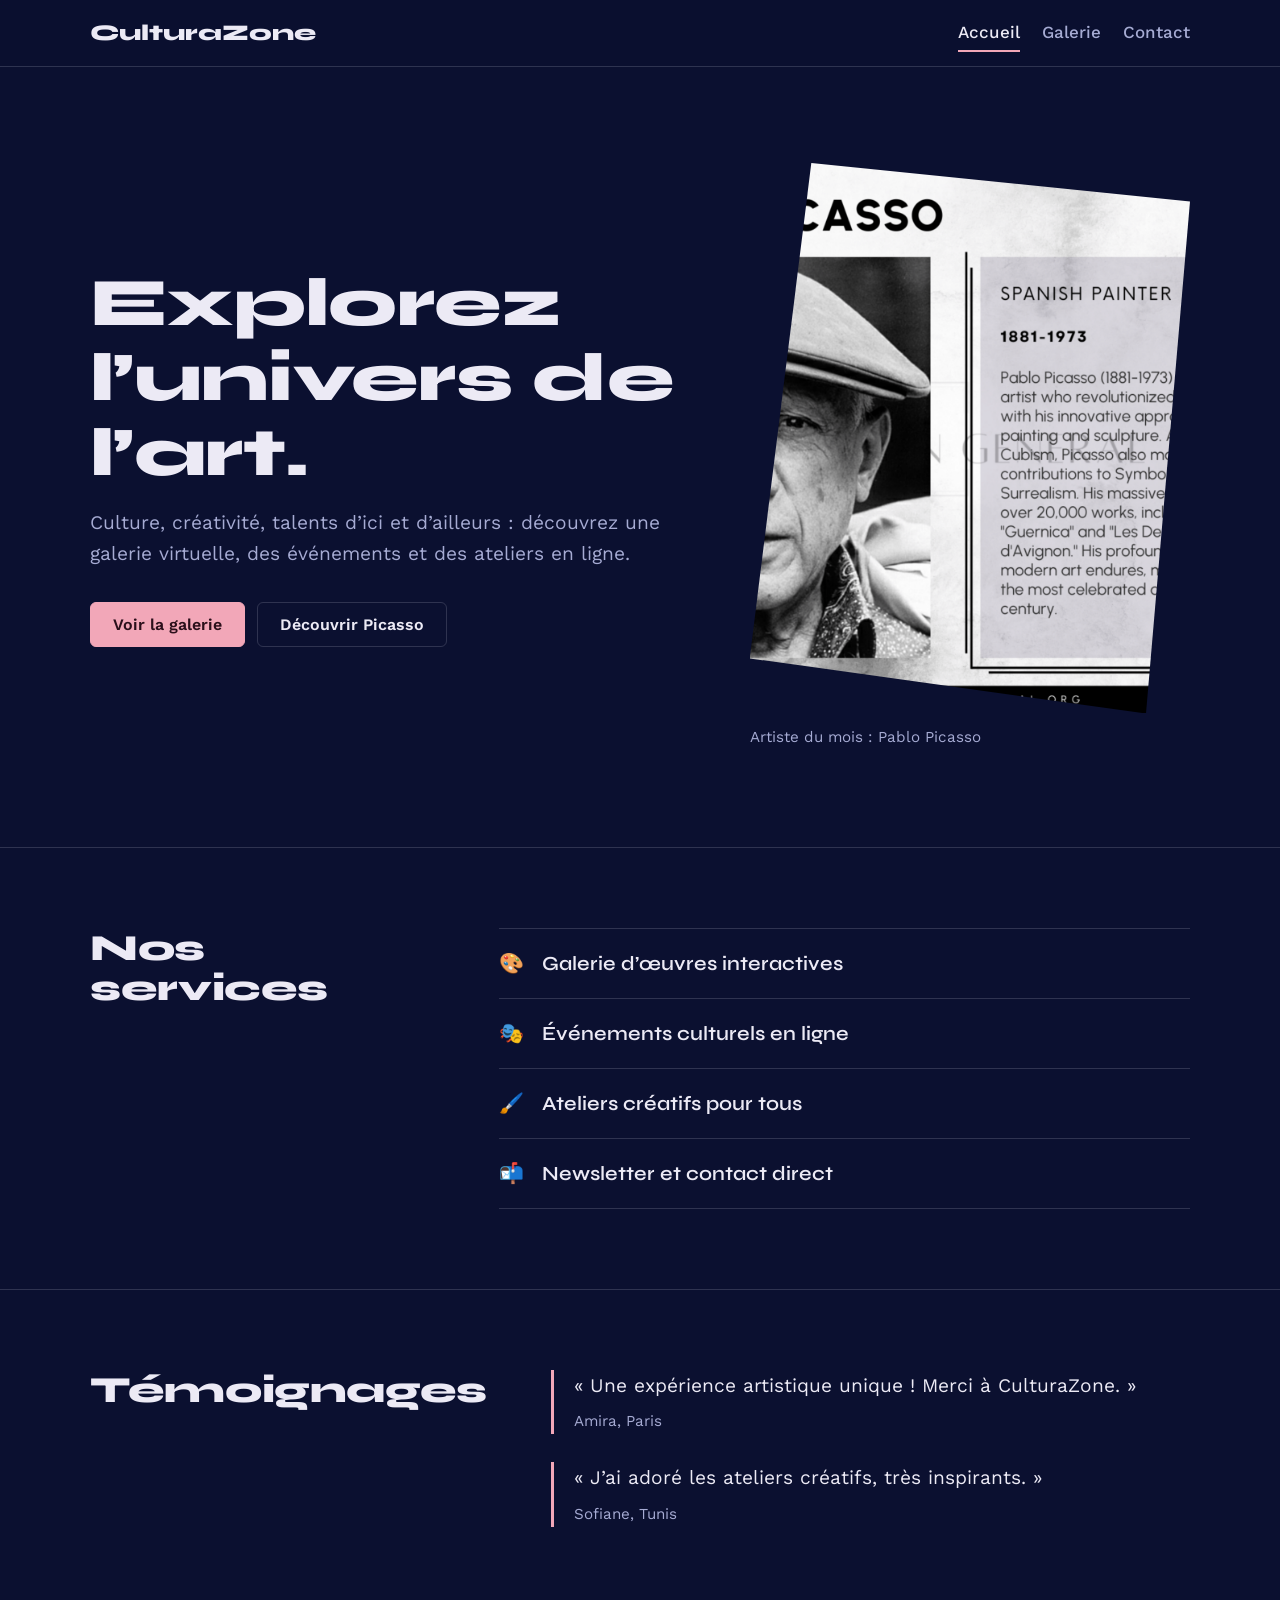
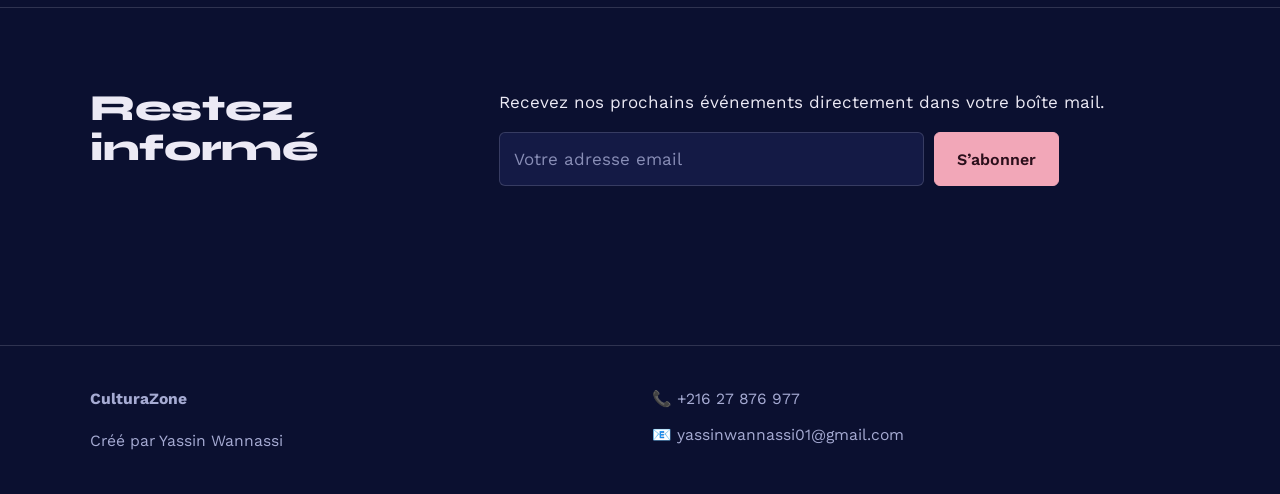
<file: index.html>
<!DOCTYPE html>
<html lang="fr">
<head>
  <meta charset="UTF-8">
  <meta name="viewport" content="width=device-width, initial-scale=1">
  <meta name="description" content="CulturaZone : galerie virtuelle, événements culturels et ateliers créatifs en ligne.">
  <title>Accueil – CulturaZone</title>
  <link rel="preconnect" href="https://fonts.googleapis.com">
  <link rel="preconnect" href="https://fonts.gstatic.com" crossorigin>
  <link href="https://fonts.googleapis.com/css2?family=Syne:wght@600;800&family=Work+Sans:wght@400;500;600&display=swap" rel="stylesheet">
  <link rel="stylesheet" href="style.css">
  <script src="script.js" defer></script>
</head>
<body>
  <a class="skip" href="#contenu">Aller au contenu</a>

  <header class="site-header">
    <div class="wrap">
      <a class="brand" href="index.html">CulturaZone</a>
      <nav class="nav" aria-label="Navigation principale">
        <a href="index.html" aria-current="page">Accueil</a>
        <a href="galerie.html">Galerie</a>
        <a href="contact.html">Contact</a>
      </nav>
    </div>
  </header>

  <main id="contenu">
    <section class="hero">
      <div class="wrap">
        <div>
          <h1>Explorez l’univers de l’art.</h1>
          <p class="lead">Culture, créativité, talents d’ici et d’ailleurs : découvrez une galerie virtuelle, des événements et des ateliers en ligne.</p>
          <div class="hero-actions">
            <a class="btn" href="galerie.html">Voir la galerie</a>
            <a class="btn ghost" href="pablo.html">Découvrir Picasso</a>
          </div>
        </div>
        <figure>
          <a href="pablo.html" aria-label="Tout savoir sur Pablo Picasso">
            <img src="pablo.png" alt="Portrait de Pablo Picasso" width="600" height="750">
          </a>
          <figcaption>Artiste du mois : Pablo Picasso</figcaption>
        </figure>
      </div>
    </section>

    <section class="section">
      <div class="wrap split">
        <h2>Nos services</h2>
        <ul class="rows">
          <li><span aria-hidden="true">🎨</span> Galerie d’œuvres interactives</li>
          <li><span aria-hidden="true">🎭</span> Événements culturels en ligne</li>
          <li><span aria-hidden="true">🖌️</span> Ateliers créatifs pour tous</li>
          <li><span aria-hidden="true">📬</span> Newsletter et contact direct</li>
        </ul>
      </div>
    </section>

    <section class="section" id="temoignages">
      <div class="wrap split">
        <h2>Témoignages</h2>
        <div>
          <blockquote>
            « Une expérience artistique unique ! Merci à CulturaZone. »
            <cite>Amira, Paris</cite>
          </blockquote>
          <blockquote>
            « J’ai adoré les ateliers créatifs, très inspirants. »
            <cite>Sofiane, Tunis</cite>
          </blockquote>
        </div>
      </div>
    </section>

    <section class="section" id="newsletter">
      <div class="wrap split">
        <h2>Restez informé</h2>
        <div>
          <p>Recevez nos prochains événements directement dans votre boîte mail.</p>
          <form class="inline-form" data-success="Merci ! Vous êtes bien inscrit(e) à la newsletter." style="margin-top:1rem">
            <input class="input" type="email" name="email" placeholder="Votre adresse email" aria-label="Votre adresse email" required>
            <button class="btn" type="submit">S’abonner</button>
          </form>
          <p class="form-status" role="status"></p>
        </div>
      </div>
    </section>
  </main>

  <footer class="site-footer">
    <div class="wrap">
      <div>
        <p><strong>CulturaZone</strong></p>
        <p>Créé par Yassin Wannassi</p>
      </div>
      <address>
        <a href="tel:+21627876977">📞 +216 27 876 977</a>
        <a href="mailto:yassinwannassi01@gmail.com">📧 yassinwannassi01@gmail.com</a>
      </address>
    </div>
  </footer>
</body>
</html>
</file>
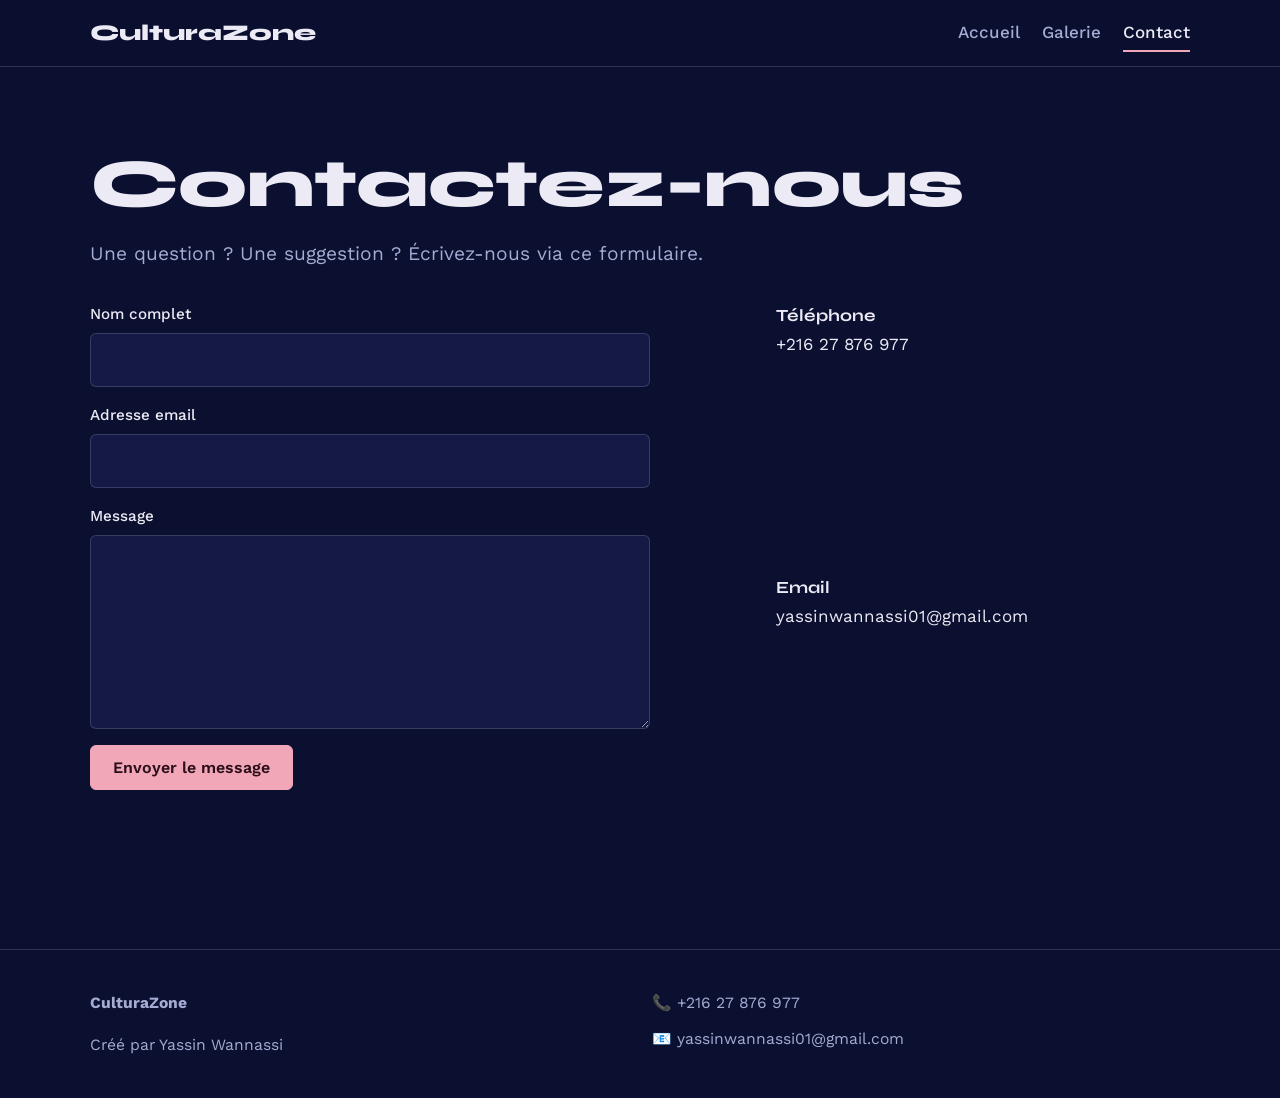
<file: contact.html>
<!DOCTYPE html>
<html lang="fr">
<head>
  <meta charset="UTF-8">
  <meta name="viewport" content="width=device-width, initial-scale=1">
  <meta name="description" content="Une question ou une suggestion ? Contactez l’équipe CulturaZone.">
  <title>Contact – CulturaZone</title>
  <link rel="preconnect" href="https://fonts.googleapis.com">
  <link rel="preconnect" href="https://fonts.gstatic.com" crossorigin>
  <link href="https://fonts.googleapis.com/css2?family=Syne:wght@600;800&family=Work+Sans:wght@400;500;600&display=swap" rel="stylesheet">
  <link rel="stylesheet" href="style.css">
  <script src="script.js" defer></script>
</head>
<body>
  <a class="skip" href="#contenu">Aller au contenu</a>

  <header class="site-header">
    <div class="wrap">
      <a class="brand" href="index.html">CulturaZone</a>
      <nav class="nav" aria-label="Navigation principale">
        <a href="index.html">Accueil</a>
        <a href="galerie.html">Galerie</a>
        <a href="contact.html" aria-current="page">Contact</a>
      </nav>
    </div>
  </header>

  <main id="contenu">
    <div class="wrap page-head">
      <h1>Contactez-nous</h1>
      <p class="lead">Une question ? Une suggestion ? Écrivez-nous via ce formulaire.</p>
    </div>

    <div class="wrap cols" style="padding-bottom:clamp(40px,7vw,80px)">
      <div>
        <form class="form" data-success="Merci ! Votre message a bien été envoyé.">
          <div class="field">
            <label for="nom">Nom complet</label>
            <input class="input" id="nom" type="text" name="nom" autocomplete="name" required>
          </div>
          <div class="field">
            <label for="email">Adresse email</label>
            <input class="input" id="email" type="email" name="email" autocomplete="email" required>
          </div>
          <div class="field">
            <label for="message">Message</label>
            <textarea class="input" id="message" name="message" rows="6" required></textarea>
          </div>
          <div><button class="btn" type="submit">Envoyer le message</button></div>
        </form>
        <p class="form-status" role="status"></p>
      </div>

      <ul class="contact-list">
        <li><strong>Téléphone</strong><a href="tel:+21627876977">+216 27 876 977</a></li>
        <li><strong>Email</strong><a href="mailto:yassinwannassi01@gmail.com">yassinwannassi01@gmail.com</a></li>

      </ul>
    </div>
  </main>

  <footer class="site-footer">
    <div class="wrap">
      <div>
        <p><strong>CulturaZone</strong></p>
        <p>Créé par Yassin Wannassi</p>
      </div>
      <address>
        <a href="tel:+21627876977">📞 +216 27 876 977</a>
        <a href="mailto:yassinwannassi01@gmail.com">📧 yassinwannassi01@gmail.com</a>
      </address>
    </div>
  </footer>
</body>
</html>
</file>
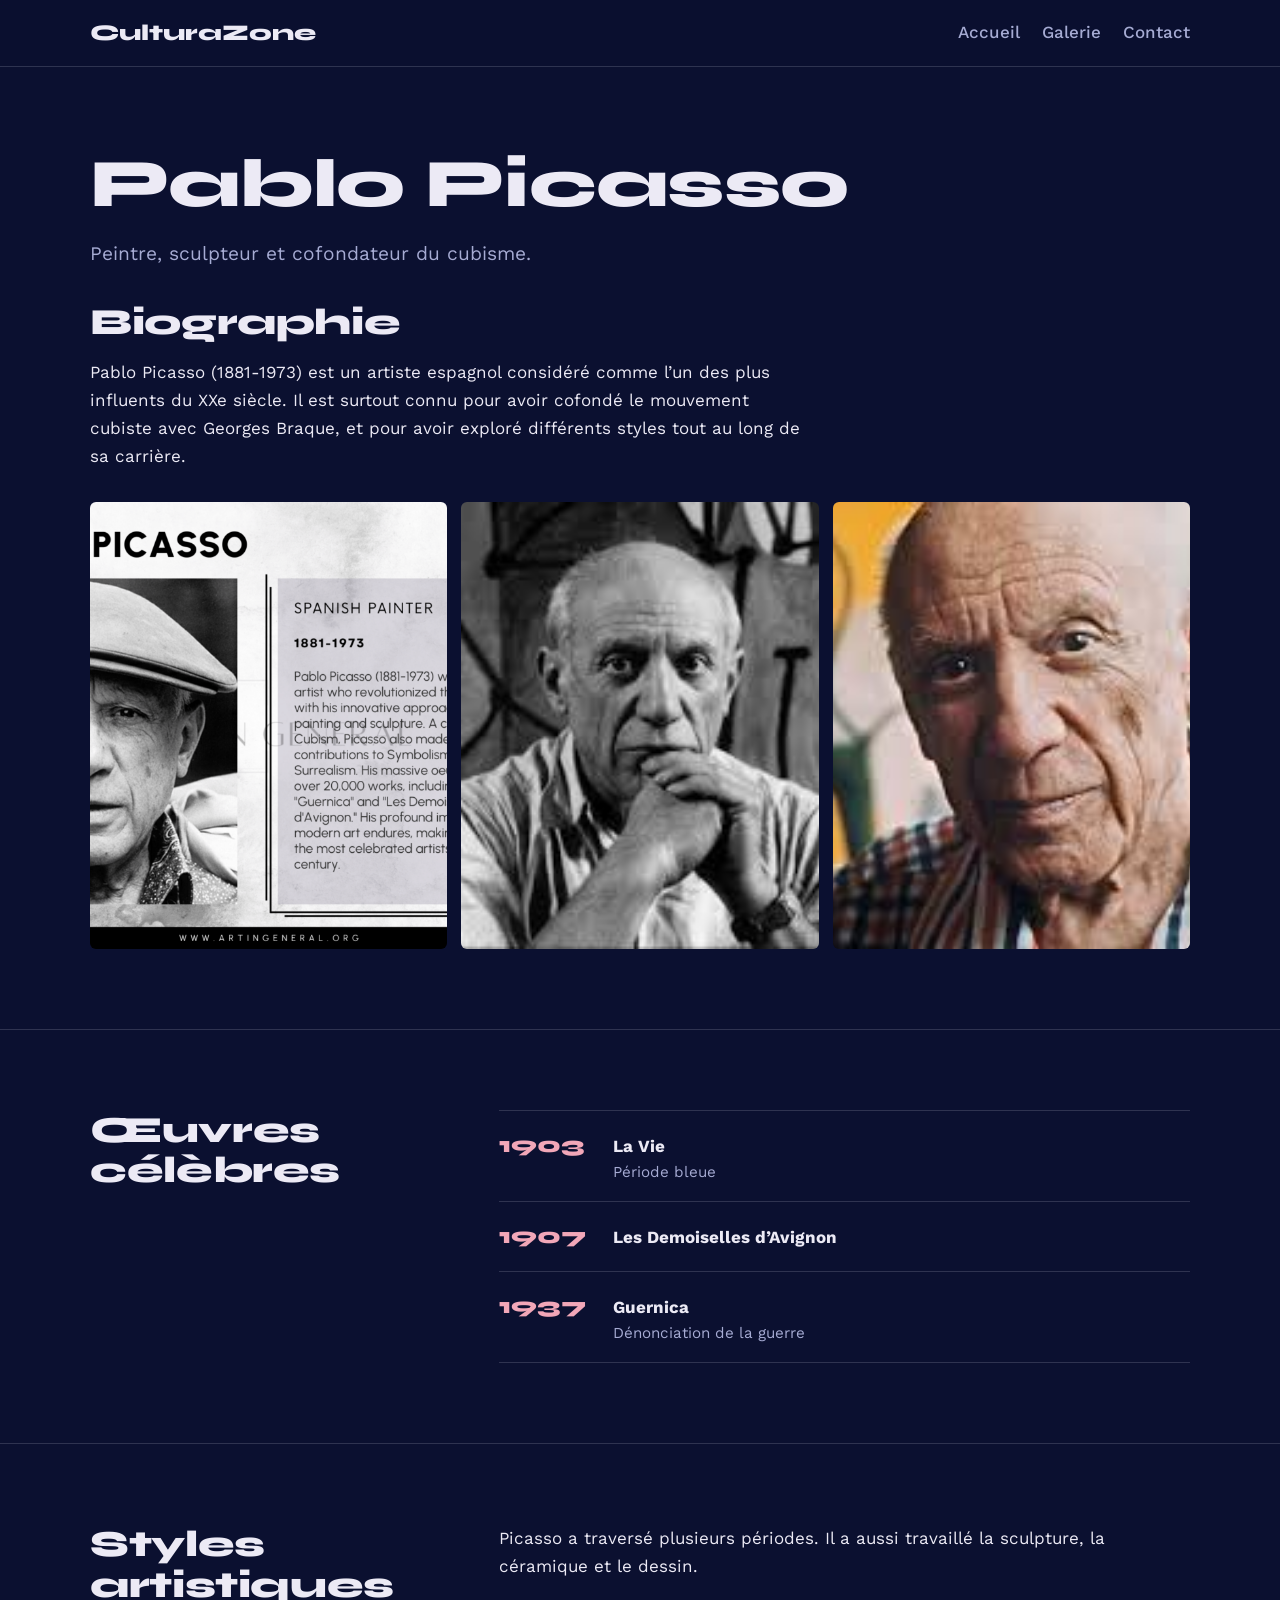
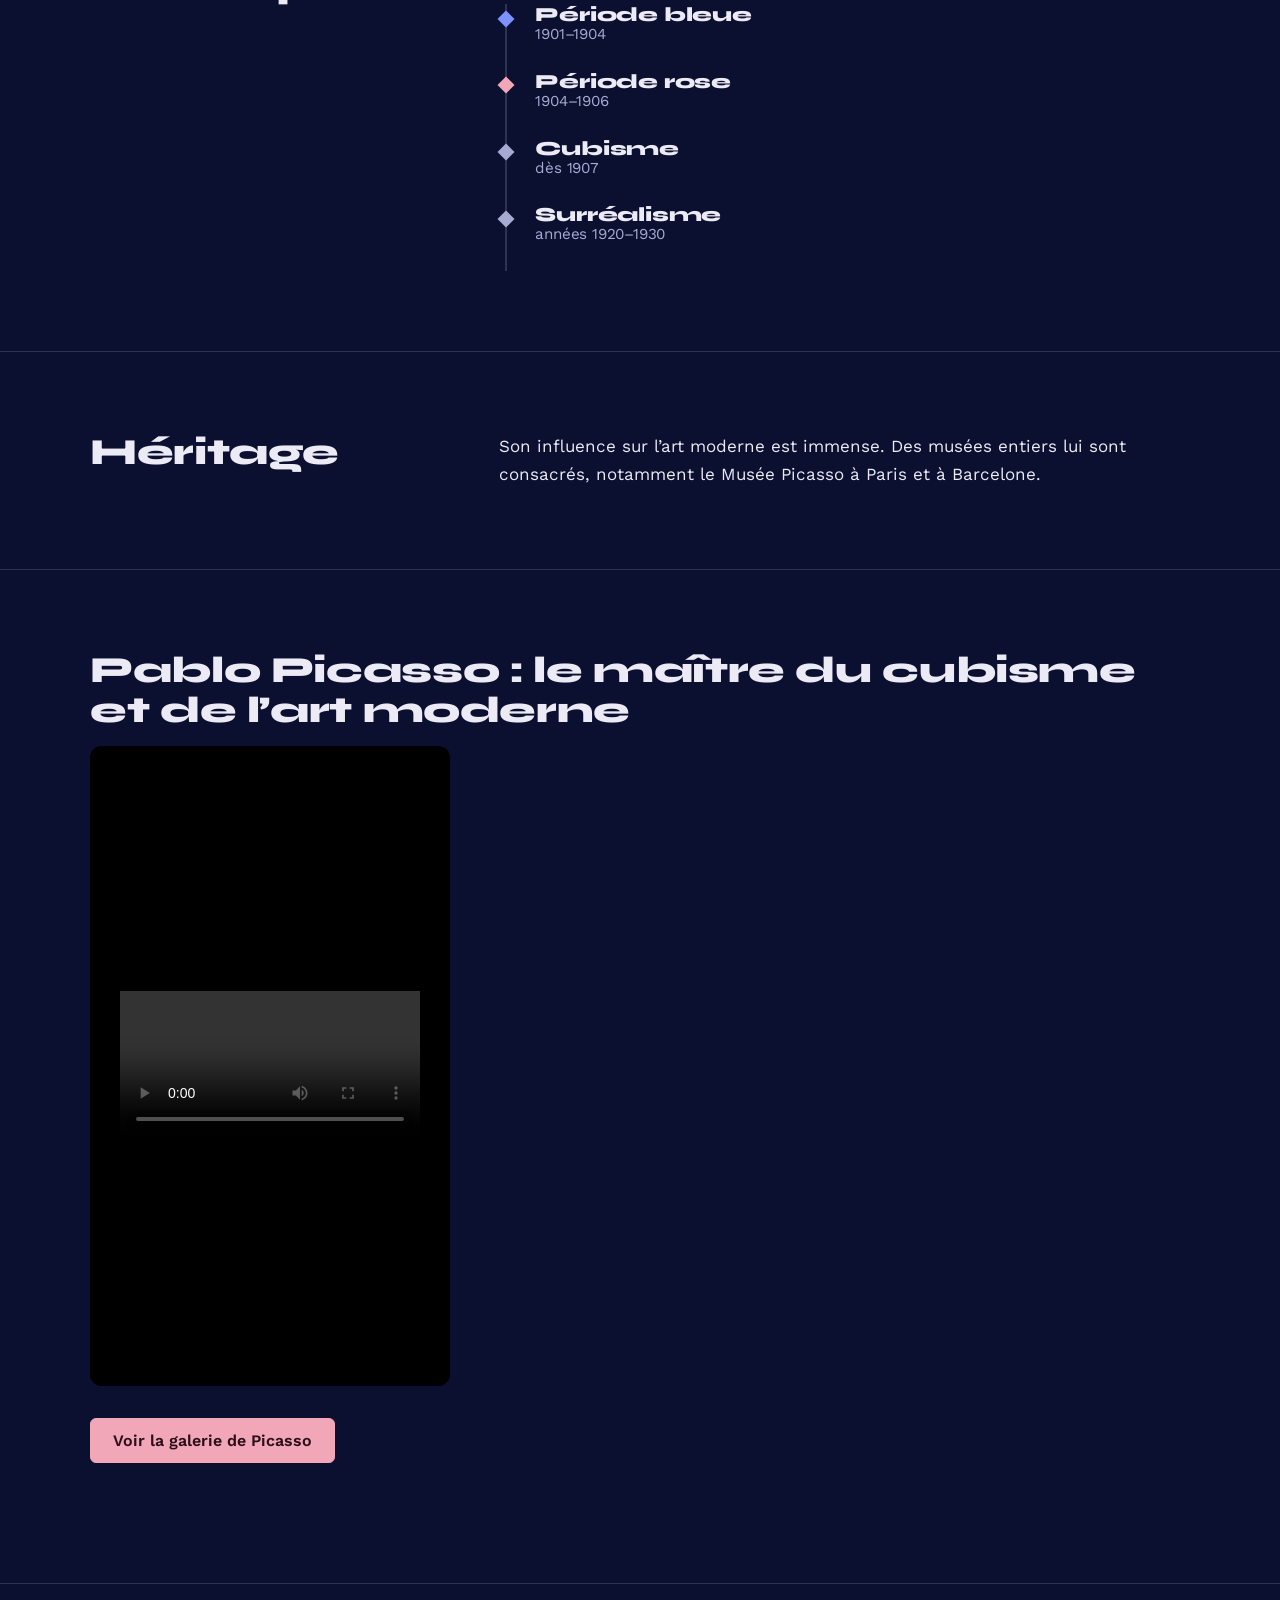
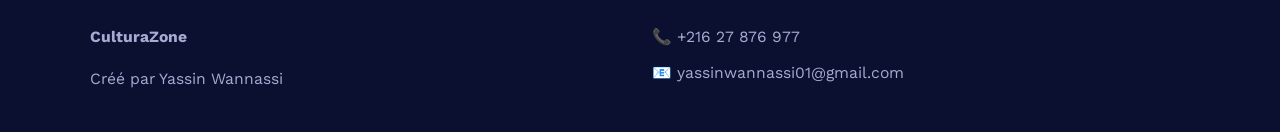
<file: pablo.html>
<!DOCTYPE html>
<html lang="fr">
<head>
  <meta charset="UTF-8">
  <meta name="viewport" content="width=device-width, initial-scale=1">
  <meta name="description" content="Pablo Picasso : biographie, œuvres célèbres, périodes artistiques et héritage.">
  <title>Pablo Picasso – CulturaZone</title>
  <link rel="preconnect" href="https://fonts.googleapis.com">
  <link rel="preconnect" href="https://fonts.gstatic.com" crossorigin>
  <link href="https://fonts.googleapis.com/css2?family=Syne:wght@600;800&family=Work+Sans:wght@400;500;600&display=swap" rel="stylesheet">
  <link rel="stylesheet" href="style.css">
  <script src="script.js" defer></script>
</head>
<body>
  <a class="skip" href="#contenu">Aller au contenu</a>

  <header class="site-header">
    <div class="wrap">
      <a class="brand" href="index.html">CulturaZone</a>
      <nav class="nav" aria-label="Navigation principale">
        <a href="index.html">Accueil</a>
        <a href="galerie.html">Galerie</a>
        <a href="contact.html">Contact</a>
      </nav>
    </div>
  </header>

  <main id="contenu">
    <div class="wrap page-head">
      <h1>Pablo Picasso</h1>
      <p class="lead">Peintre, sculpteur et cofondateur du cubisme.</p>
    </div>

    <section class="wrap" style="padding-bottom:clamp(40px,7vw,80px)">
      <h2>Biographie</h2>
      <p>Pablo Picasso (1881-1973) est un artiste espagnol considéré comme l’un des plus influents du XXe siècle. Il est surtout connu pour avoir cofondé le mouvement cubiste avec Georges Braque, et pour avoir exploré différents styles tout au long de sa carrière.</p>
      <div class="trio">
        <img src="pablo.png" alt="Portrait de Pablo Picasso" loading="lazy">
        <img src="pab.jpg" alt="Pablo Picasso" loading="lazy">
        <img src="pab2.jpg" alt="Pablo Picasso à l’œuvre" loading="lazy">
      </div>
    </section>

    <section class="section">
      <div class="wrap split">
        <h2>Œuvres célèbres</h2>
        <ul class="works">
          <li>
            <span class="year">1903</span>
            <span><strong>La Vie</strong><small>Période bleue</small></span>
          </li>
          <li>
            <span class="year">1907</span>
            <span><strong>Les Demoiselles d’Avignon</strong></span>
          </li>
          <li>
            <span class="year">1937</span>
            <span><strong>Guernica</strong><small>Dénonciation de la guerre</small></span>
          </li>
        </ul>
      </div>
    </section>

    <section class="section">
      <div class="wrap split">
        <h2>Styles artistiques</h2>
        <div>
          <p>Picasso a traversé plusieurs périodes. Il a aussi travaillé la sculpture, la céramique et le dessin.</p>
          <ol class="timeline" style="margin-top:1.5rem">
            <li class="p-bleue"><h3>Période bleue <span class="date">1901–1904</span></h3></li>
            <li class="p-rose"><h3>Période rose <span class="date">1904–1906</span></h3></li>
            <li><h3>Cubisme <span class="date">dès 1907</span></h3></li>
            <li><h3>Surréalisme <span class="date">années 1920–1930</span></h3></li>
          </ol>
        </div>
      </div>
    </section>

    <section class="section">
      <div class="wrap split">
        <h2>Héritage</h2>
        <p>Son influence sur l’art moderne est immense. Des musées entiers lui sont consacrés, notamment le Musée Picasso à Paris et à Barcelone.</p>
      </div>
    </section>

    <section class="section">
      <div class="wrap">
        <h2>Pablo Picasso : le maître du cubisme et de l’art moderne</h2>
        <div class="short">
          <iframe src="picasso.mp4" width="560" height="315"
                  title="Pablo Picasso : vidéo"
                  loading="lazy"
                  allow="accelerometer; autoplay; clipboard-write; encrypted-media; gyroscope; picture-in-picture; web-share"
                  referrerpolicy="strict-origin-when-cross-origin"
                  allowfullscreen></iframe>
        </div>
        <p style="margin-top:2rem"><a class="btn" href="galerie.html">Voir la galerie de Picasso</a></p>
      </div>
    </section>
  </main>

  <footer class="site-footer">
    <div class="wrap">
      <div>
        <p><strong>CulturaZone</strong></p>
        <p>Créé par Yassin Wannassi</p>
      </div>
      <address>
        <a href="tel:+21627876977">📞 +216 27 876 977</a>
        <a href="mailto:yassinwannassi01@gmail.com">📧 yassinwannassi01@gmail.com</a>
      </address>
    </div>
  </footer>
</body>
</html>
</file>
<file: style.css>
/* =========================================================
   CulturaZone — style.css
   Palette: Blue Period indigo + Rose Period pink
   ========================================================= */

:root {
  --bg: #0b1030;
  --surface: #141a45;
  --line: rgba(236, 234, 245, 0.16);
  --text: #eceaf5;
  --muted: #a6abd3;
  --rose: #f2a7b8;
  --rose-ink: #2b0f1b;
  --blue: #7c93ff;
  --display: 'Syne', system-ui, sans-serif;
  --body: 'Work Sans', system-ui, sans-serif;
  --wrap: 1100px;
}

/* ---------- Base ---------- */
*, *::before, *::after { box-sizing: border-box; margin: 0; padding: 0; }

html { scroll-behavior: smooth; }

body {
  font-family: var(--body);
  font-size: 1.0625rem;
  line-height: 1.65;
  background: var(--bg);
  color: var(--text);
  -webkit-font-smoothing: antialiased;
}

img, video { display: block; max-width: 100%; }
a { color: inherit; }
:focus-visible { outline: 3px solid var(--rose); outline-offset: 3px; }

.wrap { width: min(var(--wrap), 100% - 40px); margin-inline: auto; }

.skip {
  position: absolute; left: 12px; top: -60px; z-index: 100;
  background: var(--rose); color: var(--rose-ink);
  padding: 8px 14px; border-radius: 4px; font-weight: 600;
}
.skip:focus { top: 12px; }

/* ---------- Typography ---------- */
h1, h2, h3 {
  font-family: var(--display);
  font-weight: 800;
  line-height: 1.1;
  letter-spacing: -0.01em;
}
h1 { font-size: clamp(2.4rem, 6vw, 4.25rem); }
h2 { font-size: clamp(1.6rem, 3.4vw, 2.3rem); margin-bottom: 1rem; }
h3 { font-size: 1.25rem; }
p { max-width: 65ch; }
p + p { margin-top: 1rem; }
.lead { font-size: 1.2rem; color: var(--muted); margin-top: 1rem; }

/* ---------- Header / nav ---------- */
.site-header {
  position: sticky; top: 0; z-index: 50;
  background: rgba(11, 16, 48, 0.9);
  backdrop-filter: blur(10px);
  border-bottom: 1px solid var(--line);
}
.site-header .wrap {
  display: flex; flex-wrap: wrap; align-items: center; justify-content: space-between;
  gap: 12px 24px; padding-block: 14px;
}
.brand {
  font-family: var(--display); font-weight: 800; font-size: 1.4rem;
  text-decoration: none;
}
.nav { display: flex; flex-wrap: wrap; gap: 6px 22px; }
.nav a {
  text-decoration: none; font-weight: 500; color: var(--muted);
  padding: 4px 0; border-bottom: 2px solid transparent;
  transition: color 0.2s, border-color 0.2s;
}
.nav a:hover { color: var(--text); }
.nav a[aria-current="page"] { color: var(--text); border-color: var(--rose); }

/* ---------- Layout blocks ---------- */
.section { padding-block: clamp(40px, 7vw, 80px); border-top: 1px solid var(--line); }
.page-head { padding-block: clamp(40px, 7vw, 80px) 32px; }
.split { display: grid; grid-template-columns: 1fr 2fr; gap: clamp(24px, 5vw, 64px); }
.cols { display: grid; grid-template-columns: 1.2fr 0.8fr; gap: clamp(24px, 5vw, 64px); }

/* ---------- Hero (home) ---------- */
.hero { padding-block: clamp(40px, 8vw, 96px); }
.hero .wrap {
  display: grid; grid-template-columns: 1.15fr 0.85fr;
  gap: clamp(24px, 5vw, 64px); align-items: center;
}
.hero-actions { display: flex; flex-wrap: wrap; gap: 12px; margin-top: 2rem; }

.hero figure a {
  display: block; aspect-ratio: 4 / 5; overflow: hidden;
  clip-path: polygon(14% 0, 100% 7%, 90% 100%, 0 90%);
  animation: reveal 1s cubic-bezier(0.2, 0.7, 0.2, 1) both;
}
.hero figure img { width: 100%; height: 100%; object-fit: cover; }
.hero figcaption { margin-top: 12px; color: var(--muted); font-size: 0.95rem; }

@keyframes reveal {
  from { clip-path: polygon(50% 40%, 60% 45%, 50% 60%, 40% 55%); }
}

/* ---------- Buttons ---------- */
.btn {
  display: inline-block; padding: 12px 22px; cursor: pointer;
  border: 1px solid var(--rose); border-radius: 6px;
  background: var(--rose); color: var(--rose-ink);
  font: 600 1rem var(--body); text-decoration: none;
  transition: transform 0.2s;
}
.btn:hover { transform: translateY(-2px); }
.btn.ghost { background: transparent; color: var(--text); border-color: var(--line); }
.btn.ghost:hover { border-color: var(--text); }

/* ---------- Lists, quotes ---------- */
.rows { list-style: none; }
.rows li {
  display: flex; align-items: baseline; gap: 18px; padding: 18px 0;
  border-top: 1px solid var(--line);
  font-family: var(--display); font-size: 1.25rem; font-weight: 600;
}
.rows li:last-child { border-bottom: 1px solid var(--line); }

blockquote { border-left: 3px solid var(--rose); padding-left: 20px; font-size: 1.2rem; }
blockquote + blockquote { margin-top: 28px; }
blockquote cite { display: block; margin-top: 8px; font-size: 0.95rem; font-style: normal; color: var(--muted); }

/* ---------- Forms ---------- */
.form { display: grid; gap: 16px; max-width: 560px; }
.field { display: grid; gap: 6px; }
.field label { font-weight: 500; font-size: 0.95rem; }

.input {
  width: 100%; padding: 12px 14px;
  background: var(--surface); color: var(--text);
  border: 1px solid var(--line); border-radius: 6px;
  font: inherit;
}
.input::placeholder { color: var(--muted); opacity: 0.8; }
.input:focus { outline: none; border-color: var(--rose); box-shadow: 0 0 0 3px rgba(242, 167, 184, 0.35); }
textarea.input { resize: vertical; min-height: 140px; }

.inline-form { display: flex; flex-wrap: wrap; gap: 10px; max-width: 560px; }
.inline-form .input { flex: 1 1 220px; width: auto; }

.form-status { min-height: 1.6em; margin-top: 12px; color: var(--rose); }

/* ---------- Gallery ---------- */
.masonry { column-width: 240px; column-gap: 14px; }
.tile {
  display: block; width: 100%; margin: 0 0 14px; padding: 0;
  break-inside: avoid; overflow: hidden; cursor: zoom-in;
  background: var(--surface); border: 0; border-radius: 6px;
}
.tile img { width: 100%; height: auto; transition: transform 0.4s, filter 0.4s; }
.tile:hover img { transform: scale(1.04); filter: brightness(1.08); }

/* Lightbox */
.lb {
  width: 100vw; height: 100vh; max-width: none; max-height: none;
  margin: 0; padding: 0; border: 0; background: transparent; color: var(--text);
}
.lb[open] { display: grid; place-items: center; }
.lb::backdrop { background: rgba(5, 7, 24, 0.94); }
.lb figure { text-align: center; }
.lb img { max-width: 92vw; max-height: 80vh; margin-inline: auto; border-radius: 6px; }
.lb figcaption { margin-top: 12px; color: var(--muted); }
.lb-btn {
  position: fixed; width: 48px; height: 48px; cursor: pointer;
  background: var(--surface); color: var(--text);
  border: 1px solid var(--line); border-radius: 50%; font-size: 1.4rem;
}
.lb-btn:hover { border-color: var(--rose); }
.lb-close { top: 16px; right: 16px; }
.lb-prev { left: 16px; top: 50%; transform: translateY(-50%); }
.lb-next { right: 16px; top: 50%; transform: translateY(-50%); }

/* ---------- Artist page ---------- */
.trio { display: grid; grid-template-columns: repeat(auto-fit, minmax(220px, 1fr)); gap: 14px; margin-top: 2rem; }
.trio img { width: 100%; aspect-ratio: 4 / 5; object-fit: cover; border-radius: 6px; }

.works { list-style: none; }
.works li {
  display: grid; grid-template-columns: 90px 1fr; gap: 8px 24px; align-items: baseline;
  padding: 16px 0; border-top: 1px solid var(--line);
}
.works li:last-child { border-bottom: 1px solid var(--line); }
.works .year { font-family: var(--display); font-weight: 800; font-size: 1.4rem; color: var(--rose); }
.works small { display: block; color: var(--muted); font-size: 0.95rem; }

.timeline { list-style: none; margin-left: 6px; border-left: 2px solid var(--line); }
.timeline li { position: relative; padding: 0 0 28px 28px; }
.timeline li::before {
  content: ""; position: absolute; left: -7px; top: 0.5em;
  width: 12px; height: 12px; background: var(--muted); transform: rotate(45deg);
}
.timeline .p-bleue::before { background: var(--blue); }
.timeline .p-rose::before { background: var(--rose); }
.timeline .date { display: block; font-family: var(--body); font-weight: 400; font-size: 0.95rem; color: var(--muted); }

.video { width: 100%; max-width: 820px; margin-top: 1rem; border-radius: 12px; background: #000; }

/* YouTube Short = vertical 9:16 */
.short { width: min(100%, 360px); aspect-ratio: 9 / 16; margin-top: 1rem; overflow: hidden; border-radius: 12px; background: #000; }
.short iframe { width: 100%; height: 100%; border: 0; display: block; }

/* ---------- Contact ---------- */
.contact-list { list-style: none; display: grid; gap: 18px; }
.contact-list strong { display: block; font-family: var(--display); }
.contact-list a { text-decoration: none; }
.contact-list a:hover { text-decoration: underline; }

/* ---------- Footer ---------- */
.site-footer {
  margin-top: 40px; padding-block: 40px;
  border-top: 1px solid var(--line); color: var(--muted); font-size: 0.98rem;
}
.site-footer .wrap { display: grid; grid-template-columns: repeat(auto-fit, minmax(240px, 1fr)); gap: 24px; }
.site-footer address { display: grid; gap: 4px; font-style: normal; }
.site-footer a { text-decoration: none; }
.site-footer a:hover { text-decoration: underline; }

/* ---------- Responsive ---------- */
@media (max-width: 760px) {
  .hero .wrap, .split, .cols { grid-template-columns: 1fr; }
  .hero figure { max-width: 340px; }
  .works li { grid-template-columns: 70px 1fr; }
  .lb-prev, .lb-next { top: auto; bottom: 20px; transform: none; }
}

@media (prefers-reduced-motion: reduce) {
  html { scroll-behavior: auto; }
  *, *::before, *::after { animation: none !important; transition: none !important; }
}
</file>
